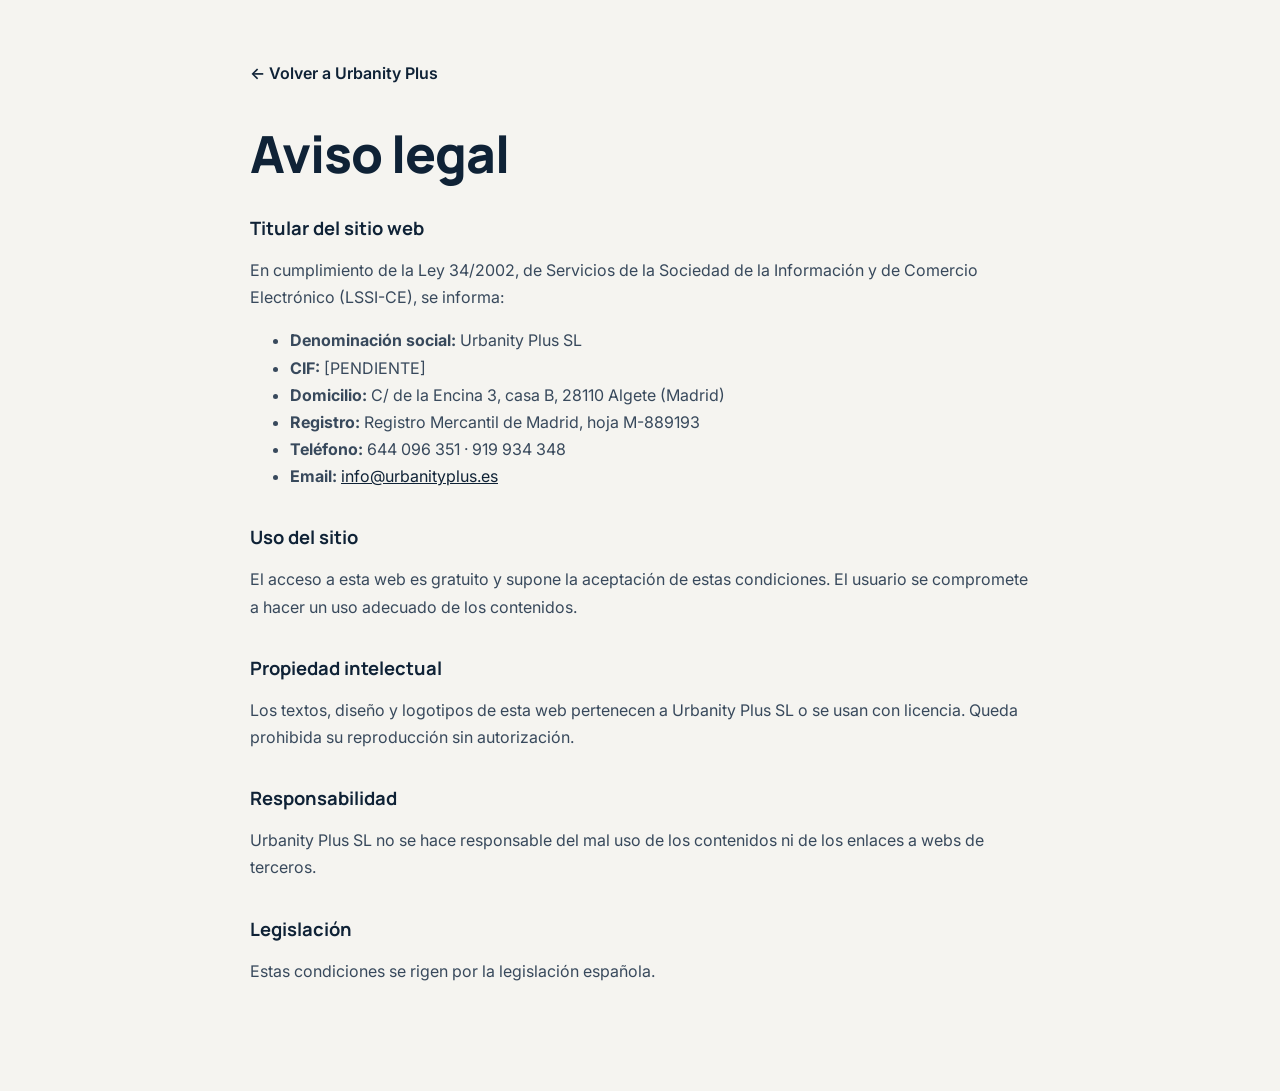
<file: aviso-legal.html>
<!doctype html>
<html lang="es"><head><meta charset="utf-8"><meta name="viewport" content="width=device-width, initial-scale=1">
<title>Aviso legal · Urbanity Plus</title><meta name="robots" content="noindex"><link rel="icon" href="favicon.svg" type="image/svg+xml">
<link href="https://fonts.googleapis.com/css2?family=Manrope:wght@700;800&family=Inter:wght@400;600&display=swap" rel="stylesheet">
<style>body{margin:0;background:#f5f4f0;color:#0f2236;font:400 16px/1.7 Inter,system-ui,sans-serif}main{max-width:780px;margin:0 auto;padding:60px 20px 90px}a{color:#0f2236}h1{font:800 clamp(2rem,6vw,3.2rem)/1.05 Manrope,sans-serif;letter-spacing:-.02em;margin:40px 0 30px}h2{font:700 1.15rem Manrope,sans-serif;margin:34px 0 8px}p,li{color:#38495c}.back{font-weight:600;text-decoration:none}</style></head>
<body><main><a class="back" href="index.html">← Volver a Urbanity Plus</a><h1>Aviso legal</h1>
<h2>Titular del sitio web</h2>
<p>En cumplimiento de la Ley 34/2002, de Servicios de la Sociedad de la Información y de Comercio Electrónico (LSSI-CE), se informa:</p>
<ul><li><b>Denominación social:</b> Urbanity Plus SL</li><li><b>CIF:</b> [PENDIENTE]</li><li><b>Domicilio:</b> C/ de la Encina 3, casa B, 28110 Algete (Madrid)</li><li><b>Registro:</b> Registro Mercantil de Madrid, hoja M-889193</li><li><b>Teléfono:</b> 644 096 351 · 919 934 348</li><li><b>Email:</b> <a href="mailto:info@urbanityplus.es">info@urbanityplus.es</a></li></ul>
<h2>Uso del sitio</h2><p>El acceso a esta web es gratuito y supone la aceptación de estas condiciones. El usuario se compromete a hacer un uso adecuado de los contenidos.</p>
<h2>Propiedad intelectual</h2><p>Los textos, diseño y logotipos de esta web pertenecen a Urbanity Plus SL o se usan con licencia. Queda prohibida su reproducción sin autorización.</p>
<h2>Responsabilidad</h2><p>Urbanity Plus SL no se hace responsable del mal uso de los contenidos ni de los enlaces a webs de terceros.</p>
<h2>Legislación</h2><p>Estas condiciones se rigen por la legislación española.</p>
</main></body></html>
</file>
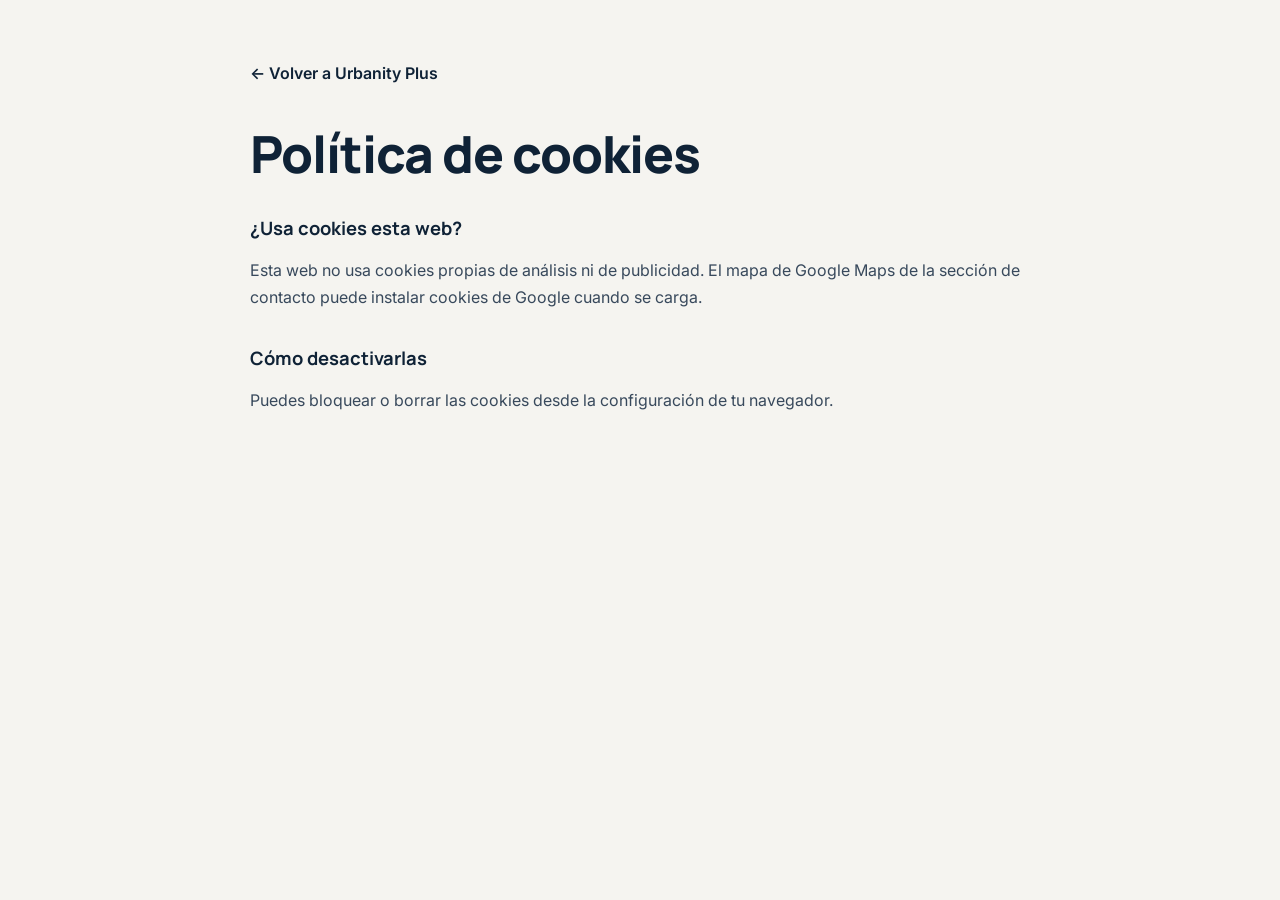
<file: cookies.html>
<!doctype html>
<html lang="es"><head><meta charset="utf-8"><meta name="viewport" content="width=device-width, initial-scale=1">
<title>Política de cookies · Urbanity Plus</title><meta name="robots" content="noindex"><link rel="icon" href="favicon.svg" type="image/svg+xml">
<link href="https://fonts.googleapis.com/css2?family=Manrope:wght@700;800&family=Inter:wght@400;600&display=swap" rel="stylesheet">
<style>body{margin:0;background:#f5f4f0;color:#0f2236;font:400 16px/1.7 Inter,system-ui,sans-serif}main{max-width:780px;margin:0 auto;padding:60px 20px 90px}a{color:#0f2236}h1{font:800 clamp(2rem,6vw,3.2rem)/1.05 Manrope,sans-serif;letter-spacing:-.02em;margin:40px 0 30px}h2{font:700 1.15rem Manrope,sans-serif;margin:34px 0 8px}p,li{color:#38495c}.back{font-weight:600;text-decoration:none}</style></head>
<body><main><a class="back" href="index.html">← Volver a Urbanity Plus</a><h1>Política de cookies</h1>
<h2>¿Usa cookies esta web?</h2><p>Esta web no usa cookies propias de análisis ni de publicidad. El mapa de Google Maps de la sección de contacto puede instalar cookies de Google cuando se carga.</p>
<h2>Cómo desactivarlas</h2><p>Puedes bloquear o borrar las cookies desde la configuración de tu navegador.</p>
</main></body></html>
</file>
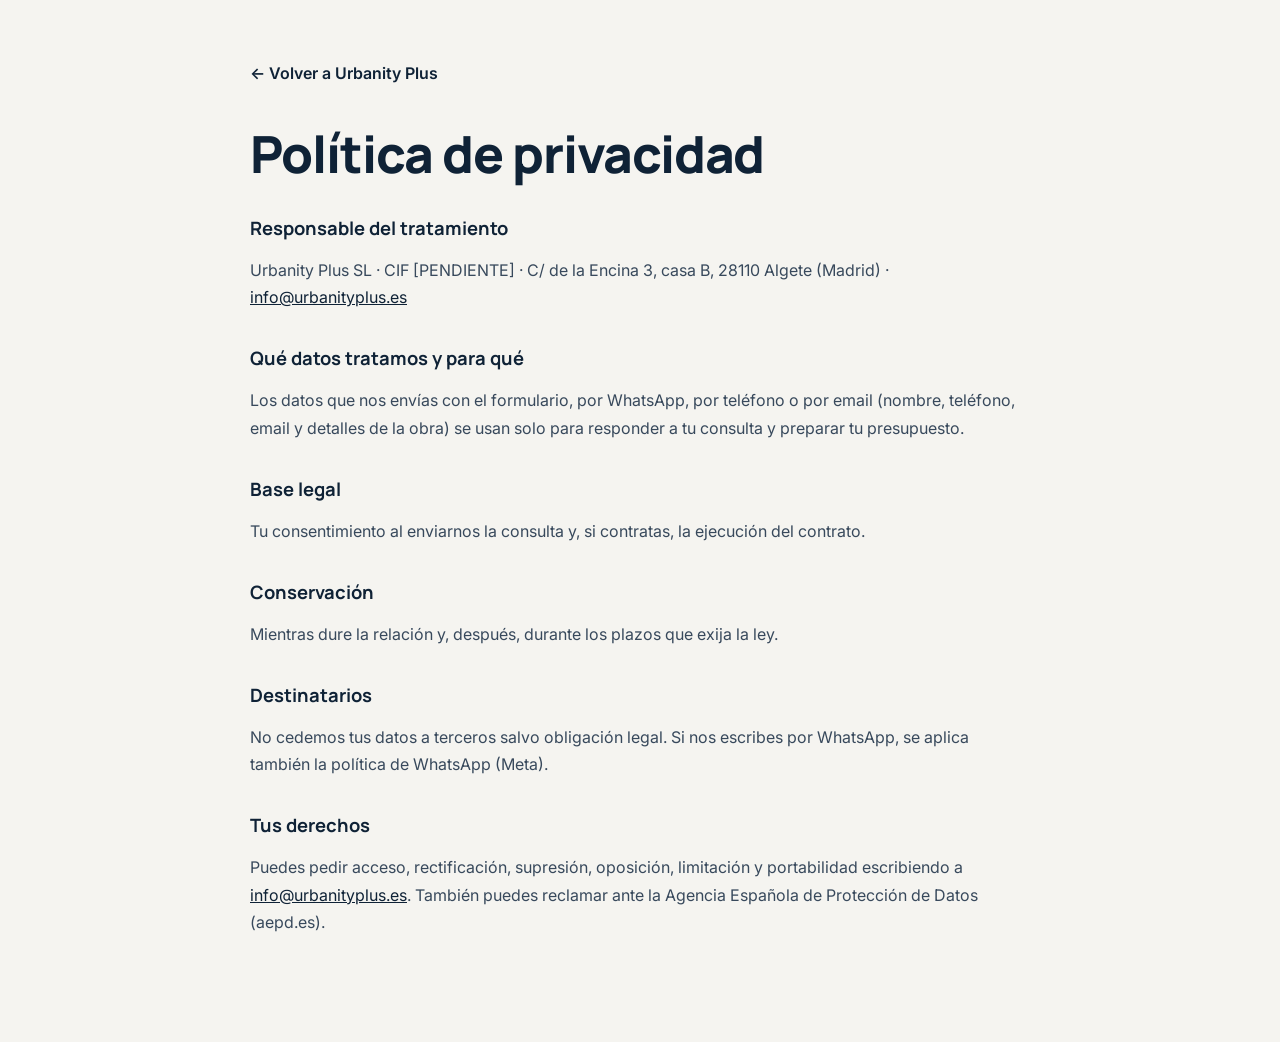
<file: privacidad.html>
<!doctype html>
<html lang="es"><head><meta charset="utf-8"><meta name="viewport" content="width=device-width, initial-scale=1">
<title>Política de privacidad · Urbanity Plus</title><meta name="robots" content="noindex"><link rel="icon" href="favicon.svg" type="image/svg+xml">
<link href="https://fonts.googleapis.com/css2?family=Manrope:wght@700;800&family=Inter:wght@400;600&display=swap" rel="stylesheet">
<style>body{margin:0;background:#f5f4f0;color:#0f2236;font:400 16px/1.7 Inter,system-ui,sans-serif}main{max-width:780px;margin:0 auto;padding:60px 20px 90px}a{color:#0f2236}h1{font:800 clamp(2rem,6vw,3.2rem)/1.05 Manrope,sans-serif;letter-spacing:-.02em;margin:40px 0 30px}h2{font:700 1.15rem Manrope,sans-serif;margin:34px 0 8px}p,li{color:#38495c}.back{font-weight:600;text-decoration:none}</style></head>
<body><main><a class="back" href="index.html">← Volver a Urbanity Plus</a><h1>Política de privacidad</h1>
<h2>Responsable del tratamiento</h2><p>Urbanity Plus SL · CIF [PENDIENTE] · C/ de la Encina 3, casa B, 28110 Algete (Madrid) · <a href="mailto:info@urbanityplus.es">info@urbanityplus.es</a></p>
<h2>Qué datos tratamos y para qué</h2><p>Los datos que nos envías con el formulario, por WhatsApp, por teléfono o por email (nombre, teléfono, email y detalles de la obra) se usan solo para responder a tu consulta y preparar tu presupuesto.</p>
<h2>Base legal</h2><p>Tu consentimiento al enviarnos la consulta y, si contratas, la ejecución del contrato.</p>
<h2>Conservación</h2><p>Mientras dure la relación y, después, durante los plazos que exija la ley.</p>
<h2>Destinatarios</h2><p>No cedemos tus datos a terceros salvo obligación legal. Si nos escribes por WhatsApp, se aplica también la política de WhatsApp (Meta).</p>
<h2>Tus derechos</h2><p>Puedes pedir acceso, rectificación, supresión, oposición, limitación y portabilidad escribiendo a <a href="mailto:info@urbanityplus.es">info@urbanityplus.es</a>. También puedes reclamar ante la Agencia Española de Protección de Datos (aepd.es).</p>
</main></body></html>
</file>
